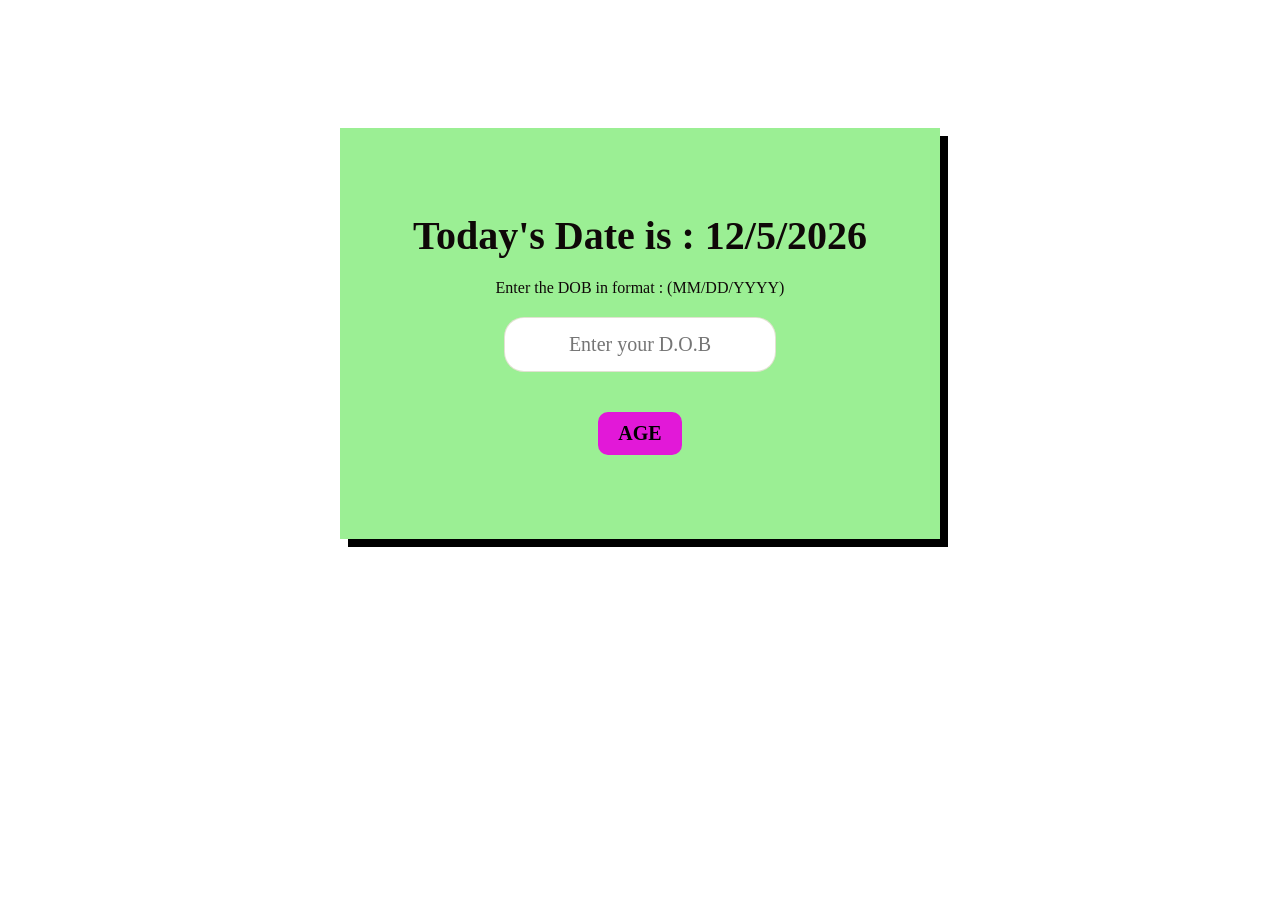
<file: AgeCalculator/index.html>
<!DOCTYPE html>
<html lang="en">
<head>
    <meta charset="UTF-8">
    <meta http-equiv="X-UA-Compatible" content="IE=edge">
    <meta name="viewport" content="width=device-width, initial-scale=1.0">
    <link rel="stylesheet" href="style.css">
    <title>Age Calculator</title>
</head>
<body>
    <div class="container">
        <p id="currDate"> </p>
        <p>Enter the DOB in format : (MM/DD/YYYY)</p>
        <input type="text" placeholder="Enter your D.O.B" id="DOB">
        <button id="CalcAge">Age</button>
    </div>
  <div id="displayAge">
      <p id="age"></p>
  </div>
    <script src="script.js">
    </script>
</body>
</html>
</file>
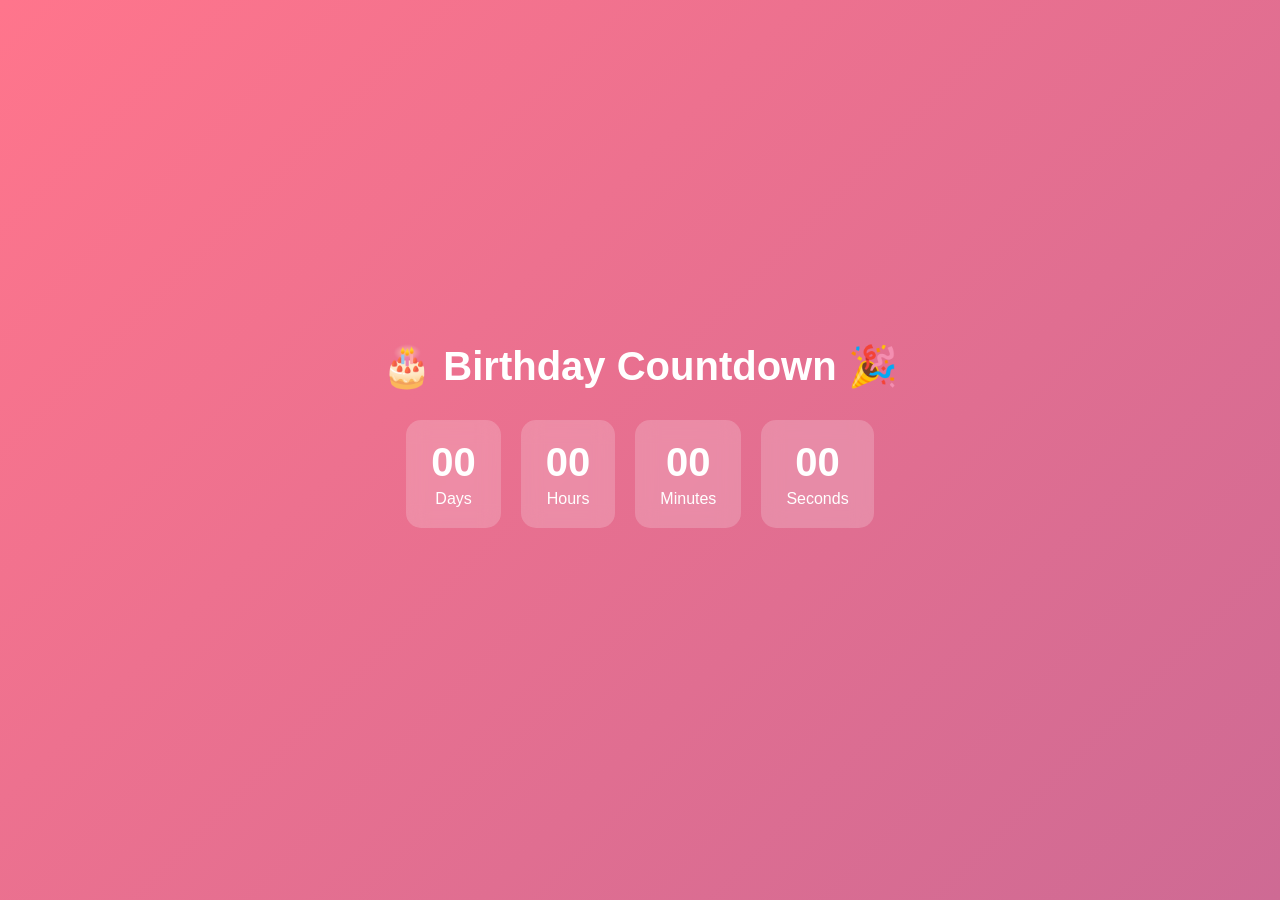
<file: BirthdayCountdown/index.html>
<!DOCTYPE html>
<html lang="en">
<head>
  <meta charset="UTF-8">
  <title>Birthday Countdown</title>
  <link rel="stylesheet" href="style.css">
</head>
<body>

  <div class="container">
    <h1>🎂 Birthday Countdown 🎉</h1>

    <div class="countdown">
      <div class="box">
        <span id="days">00</span>
        <p>Days</p>
      </div>
      <div class="box">
        <span id="hours">00</span>
        <p>Hours</p>
      </div>
      <div class="box">
        <span id="minutes">00</span>
        <p>Minutes</p>
      </div>
      <div class="box">
        <span id="seconds">00</span>
        <p>Seconds</p>
      </div>
    </div>

    <h2 id="message"></h2>
  </div>

  <script src="script.js"></script>
</body>
</html>
</file>
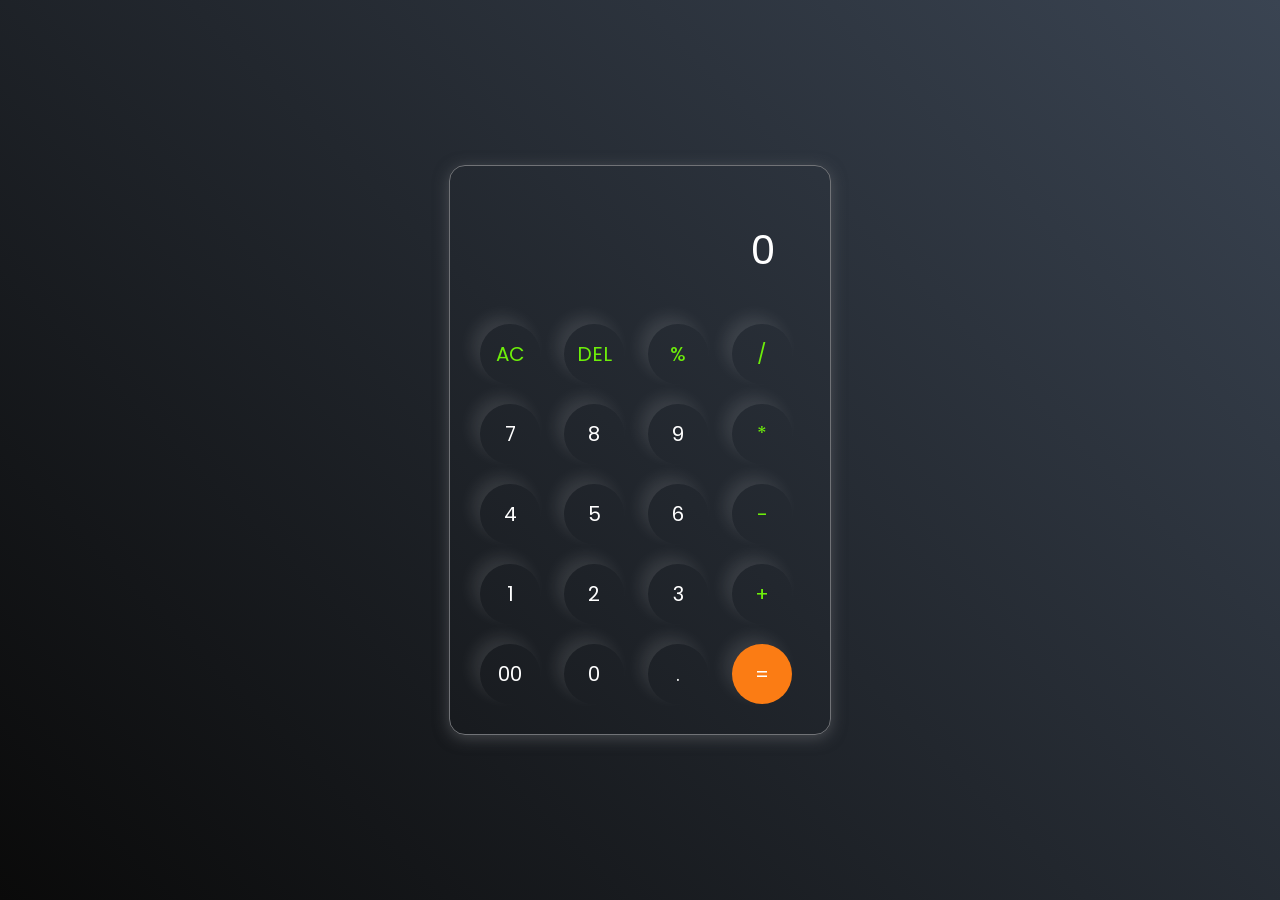
<file: Calculator/index.html>
<!DOCTYPE html>
<html lang="en">
<head>
<meta charset="UTF-8" />
<meta http-equiv="X-UA-Compatible" content="IE=edge" />
<meta name="viewport" content="width=device-width, initial-scale=1.0" />
<link rel="stylesheet" href="style.css" />
<title>Calculator - By Code Traversal</title>
</head>
<body>
<div class="container">
<div class="calculator">
<input type="text" id="inputBox" placeholder="0" />
        <div class="row">
        <div>
<button class="button operator">AC</button>
<button class="button operator">DEL</button>
<button class="button operator">%</button>
<button class="button operator">/</button>
</div>
        <div class="row">
        <div>
<button class="button">7</button>
<button class="button">8</button>
<button class="button">9</button>
<button class="button operator">*</button>
</div>
        <div class="row">
        <div>
<button class="button">4</button>
<button class="button">5</button>
<button class="button">6</button>
<button class="button operator">-</button>
</div>
        <div class="row">
        <div>
<button class="button">1</button>
<button class="button">2</button>
<button class="button">3</button>
<button class="button operator">+</button>
</div>

        <div class="row">
        <div>
<button class="button">00</button>
<button class="button">0</button>
<button class="button">.</button>
<button class="button equalBtn">=</button>
</div>
</div>
</div>

<script src="script.js"></script>
</body>
</html>
</file>
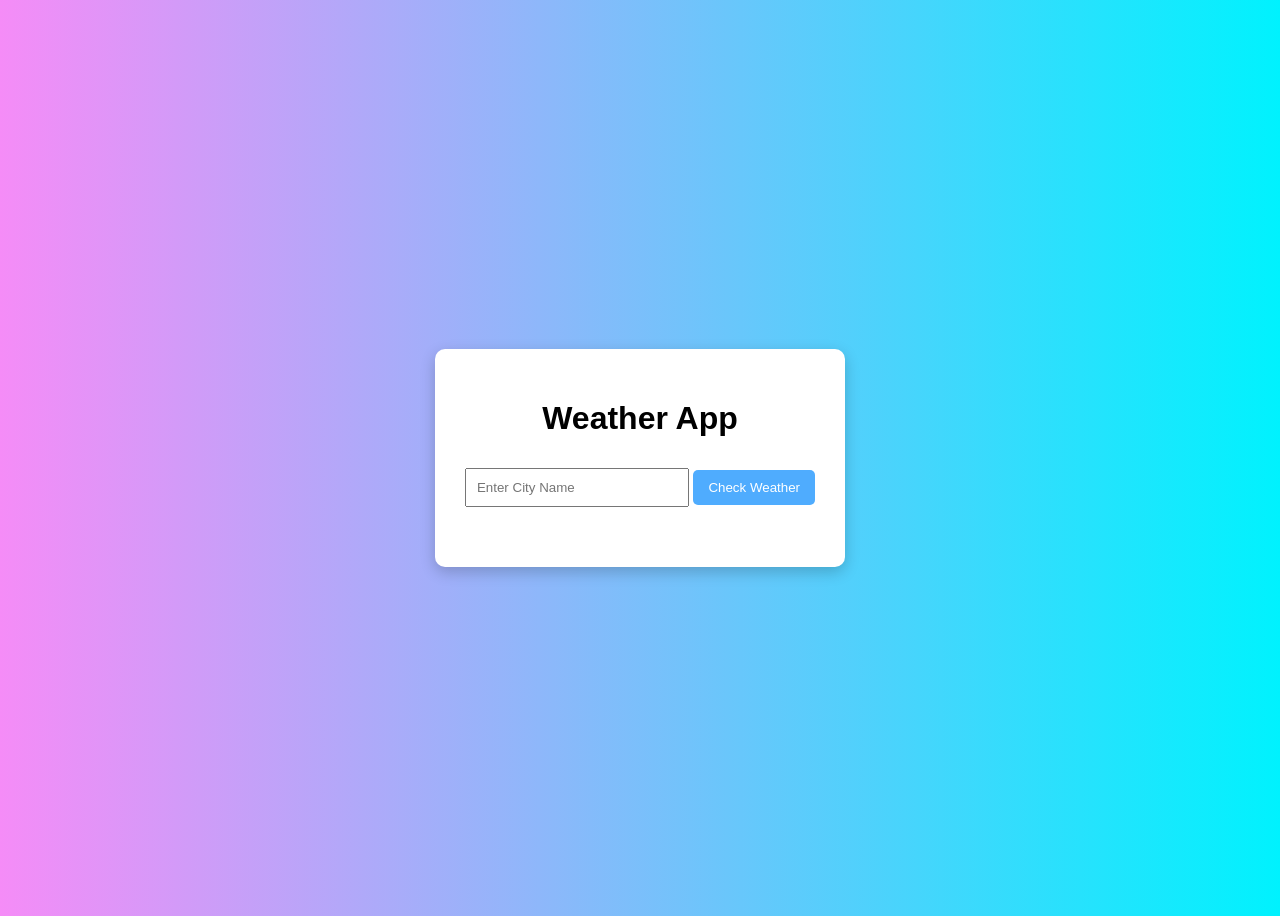
<file: Weather_App/index.html>
<!DOCTYPE html>
<html>
<head>
    <title>Simple Weather App</title>
    <link rel="stylesheet" href="style.css">
</head>
<body>

    <div class="container">
        <h1>Weather App</h1>
        <input type="text" id="cityInput" placeholder="Enter City Name">
        <button onclick="getWeather()">Check Weather</button>

        <div id="result"></div>
    </div>

    <script src="script.js"></script>
</body>
</html>
</file>
<file: AgeCalculator/style.css>
*{
    margin:0;
    padding:0;
   box-sizing:border-box;
   font-family:cursive;
}
.container{
    display:flex;
    width:600px;
    margin:auto;
    margin-top:10%;
    margin-bottom:10%;
    align-items:center;
    justify-content:center;
    flex-direction:column;
    background-color:rgb(155, 239, 148);
    box-shadow:8px 8px black;
    color:rgb(15, 8, 8);
   padding:5% 0%;
}
#currDate{
    font-size:40px;
    margin:20px;
    font-weight:bold;
}
input{
    font-size:20px;
    padding:15px;
    margin:20px;
   text-align:center;
    border-radius:20px;
    border:1px solid rgba(94, 94, 7, 0.181);
    cursor:pointer;
}
button{
    font-size:20px;
    padding:10px 20px;
    border-radius:10px;
    border:none;
    background-color:rgb(226, 24, 216);
color:black;
margin:20px;
text-transform: uppercase;
font-weight:bold;
cursor:pointer;
}
button:hover{
    background-color:rgb(239, 242, 208);
color:blue;
}

#displayAge{
    display:flex;
    align-items:center;
    justify-content:center;
    width:620px;
    height:480px;
    background-color:rgb(228, 91, 91);
    border-radius:30px;
    position:absolute;
    top:19%;
    left:30%;
  visibility: hidden;
}
#age{
    color:white;
    font-size:50px;
    margin:20px;
    font-weight:bold;
}
</file>
<file: BirthdayCountdown/style.css>
* {
  margin: 0;
  padding: 0;
  box-sizing: border-box;
  font-family: Arial, Helvetica, sans-serif;
}

body {
  height: 100vh;
  display: flex;
  justify-content: center;
  align-items: center;
  background: linear-gradient(135deg, #ff758c, #ce6a94);
  color: white;
}

.container {
  text-align: center;
}

h1 {
  margin-bottom: 30px;
  font-size: 2.5rem;
}

.countdown {
  display: flex;
  gap: 20px;
  justify-content: center;
}

.box {
  background: rgba(255, 255, 255, 0.2);
  padding: 20px 25px;
  border-radius: 15px;
  backdrop-filter: blur(10px);
  transition: transform 0.3s ease;
}

.box:hover {
  transform: scale(1.1);
}

.box span {
  font-size: 2.5rem;
  font-weight: bold;
  display: block;
}

.box p {
  margin-top: 5px;
  font-size: 1rem;
}

#message {
  margin-top: 30px;
  font-size: 2rem;
  animation: blink 1s infinite;
}

@keyframes blink {
  50% {
    opacity: 0.3;
  }
}
</file>
<file: Calculator/style.css>
@import url('https://fonts.googleapis.com/css2?family=Poppins:wght@500&display=swap');

*{
    margin: 0;
    padding: 0;
    box-sizing: border-box;
    font-family: 'Poppins', sans-serif;
}

body{
    width: 100%;
    height: 100vh;
    display: flex;
    justify-content: center;
    align-items: center;
    background: linear-gradient(45deg, #0a0a0a, #3a4452);
}

.calculator{
    border: 1px solid #717377;
    padding: 20px;
    border-radius: 16px;
    background: transparent;
    box-shadow: 0px 3px 15px rgba(113, 115, 119, 0.5);

}

input{
    width: 320px;
    border: none;
    padding: 24px;
    margin: 10px;
    background: transparent;
    box-shadow: 0px 3px 15px rgbs(84, 84, 84, 0.1);
    font-size: 40px;
    text-align: right;
    cursor: pointer;
    color: #ffffff;
}

input::placeholder{
    color: #ffffff;
}

button{
    border: none;
    width: 60px;
    height: 60px;
    margin: 10px;
    border-radius: 50%;
    background: transparent;
    color: #ffffff;
    font-size: 20px;
    box-shadow: -8px -8px 15px rgba(255, 255, 255, 0.1);
    cursor: pointer;
}

.equalBtn{
    background-color: #fb7c14;
}

.operator{
    color: #6dee0a;
}
</file>
<file: Weather_App/style.css>
body {
    font-family: Arial, sans-serif;
    background: linear-gradient(to right, #f58cf7, #00f2fe);
    display: flex;
    justify-content: center;
    align-items: center;
    height: 100vh;
}

.container {
    background: white;
    padding: 30px;
    border-radius: 10px;
    text-align: center;
    box-shadow: 0 5px 15px rgba(0,0,0,0.2);
}

input {
    padding: 10px;
    width: 200px;
    margin: 10px 0;
}

button {
    padding: 10px 15px;
    border: none;
    background: #4facfe;
    color: white;
    cursor: pointer;
    border-radius: 5px;
}

button:hover {
    background: #2884e6;
}

#result {
    margin-top: 20px;
    font-size: 18px;
}
</file>
